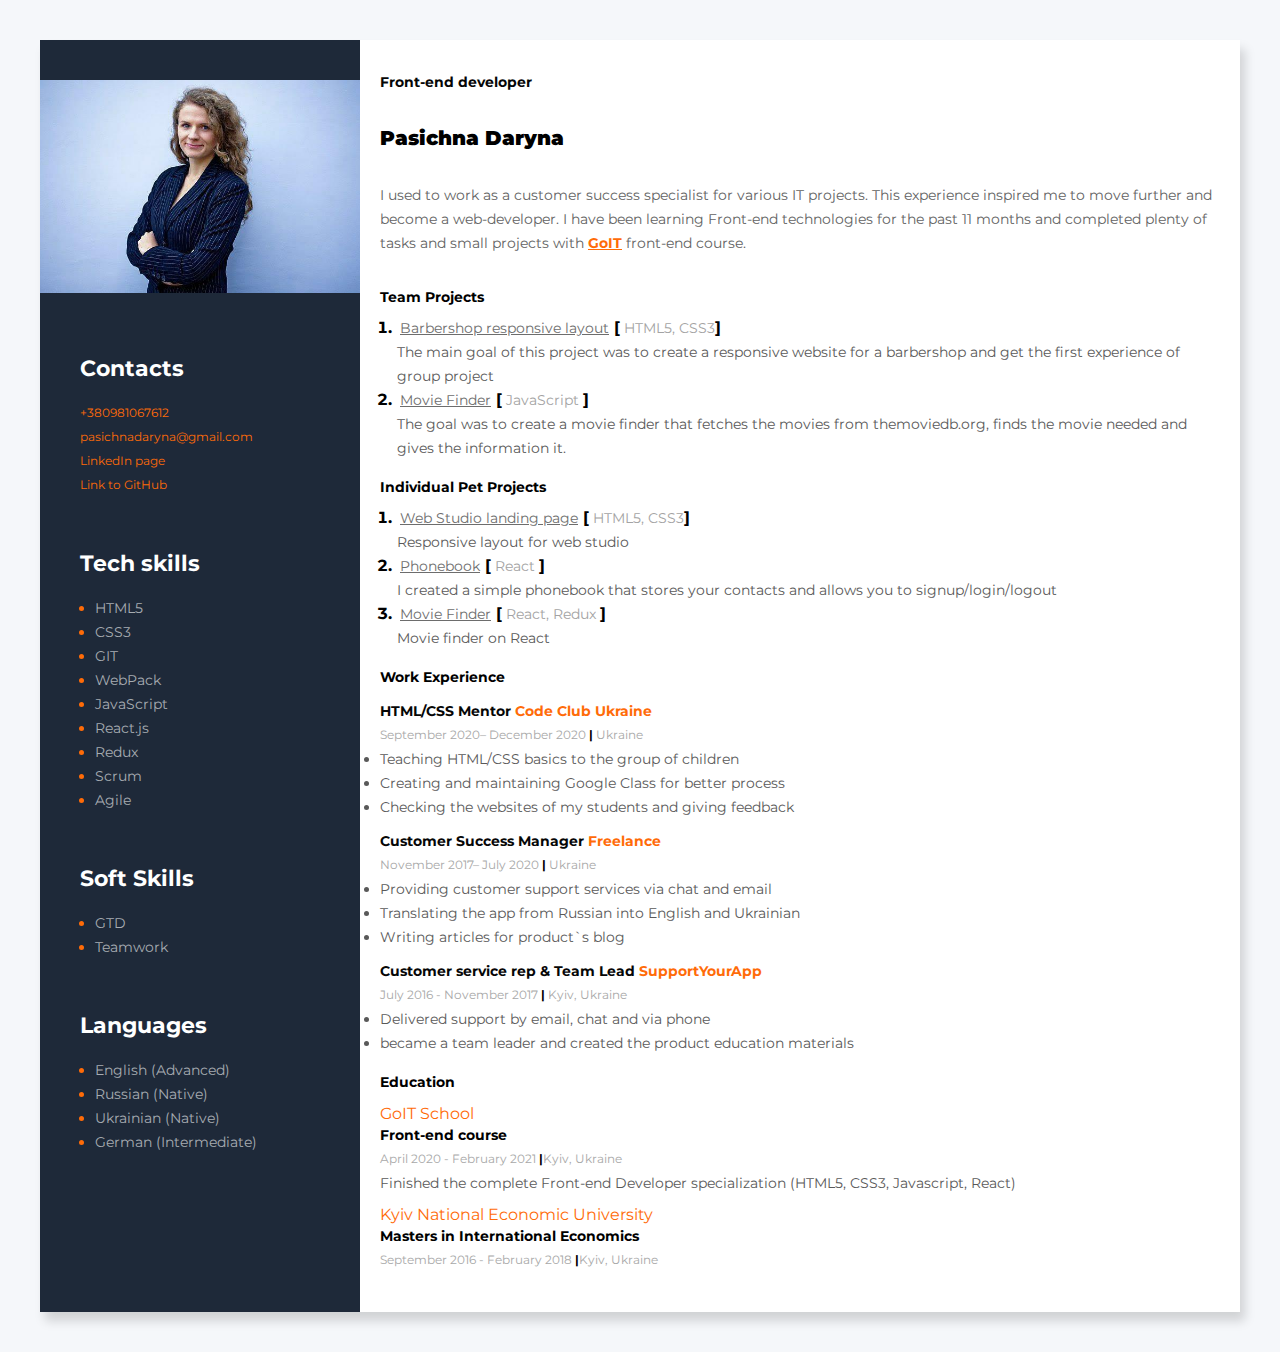
<file: index.html>
<!DOCTYPE html>
<html lang="en">

<head>
    <meta charset="UTF-8">
    <meta name="viewport" content="width=device-width, initial-scale=1.0">
    <title>Daryna Pasichna CV</title>
    <link rel="stylesheet" href="./css/style.css">
    <link rel="stylesheet" href="https://fonts.googleapis.com/css?family=Montserrat&display=swap" rel="stylesheet">
</head>


<body>
    <div class="wrapper">


        <aside class="sidebar">
            <img class="my-photo" src="./img/photo.jpg" alt="My photo">
            <div class="contacts-container">

                <h3 class="contacts-title">Contacts</h3>

                <div>

                    <a class="contacts-link" href="tel:+3809810676s">+380981067612</a>
                </div>

                <div>

                    <a class="contacts-link" href="mailto:pasichnadaryna@gmail.com">pasichnadaryna@gmail.com</a>
                </div>
                <div>

                    <a class="contacts-link" href="https://www.linkedin.com/in/daryna-pasichna/
">LinkedIn page</a>
                </div>

                <div>

                    <a class="contacts-link" href="https://github.com/PasichnaDaryna">Link to GitHub</a>
                </div>

            </div>

            <!--Tech-skills container-->
            <div class="Tech-skills-container">

                <h3 class="tech-skills-title">Tech skills</h3>
                <ul>
                    <li class="tech-skills-item">
                        <span class="tech-skills-text">HTML5</span>
                    </li>
                    <li class="tech-skills-item">
                        <span class="tech-skills-text">CSS3</span>
                    </li>
                    <li class="tech-skills-item">
                        <span class="tech-skills-text">GIT</span>
                    </li>
                    <li class="tech-skills-item">
                        <span class="tech-skills-text">WebPack</span>
                    </li>
                    <li class="tech-skills-item">
                        <span class="tech-skills-text">JavaScript</span>
                    </li>
                    <li class="tech-skills-item">
                        <span class="tech-skills-text">React.js</span>
                    </li>
                    <li class="tech-skills-item">
                        <span class="tech-skills-text">Redux</span>

                    </li>
                    <li class="soft-skills-item">
                        <span class="soft-skills-text">Scrum</span>
                    </li>
                    <li class="soft-skills-item">
                        <span class="soft-skills-text">Agile</span>
                    </li>

                </ul>
            </div>


            <!--Soft skills container-->
            <div class="Soft-skills-container">
                <h3 class="soft-skills-title">Soft Skills</h3>
                <ul>
                    <li class="soft-skills-item">
                        <span class="soft-skills-text">GTD</span>
                    </li>
                    <li class="soft-skills-item">
                        <span class="soft-skills-text">Teamwork</span>
                    </li>
                </ul>
            </div>
            <div class="Soft-skills-container">
                <h3 class="soft-skills-title">Languages</h3>

                <ul>

                    <li class="soft-skills-item">
                        <span class="soft-skills-text">English (Advanced)
                        </span>
                    </li>
                    <li class="soft-skills-item">
                        <span class="soft-skills-text">Russian (Native)
                        </span>
                    </li>
                    <li class="soft-skills-item">
                        <span class="soft-skills-text">Ukrainian (Native)
                        </span>
                    </li>
                    <li class="soft-skills-item">
                        <span class="soft-skills-text">German (Intermediate)
                        </span>
                    </li>
                </ul>
            </div>
        </aside>



        <div class="about-me-container">

            <!--about me main info-->
            <div class="info-container">
                <h3 class="position">Front-end developer</h3>
                <h1 class="name">Pasichna Daryna</h1>
                <p class="about-me-text"> I used to work as a customer success specialist for various
                    IT projects. This experience inspired me to move further and become a web-developer.
                    I have been learning Front-end technologies for the past 11 months and
                    completed plenty of tasks and small projects with <a class="go-it-link"
                        href="https://goit.ua/">GoIT</a> front-end
                    course.
                </p>
            </div>
            <!--about me projects -->
            <div class="projects-container">
                <h3 class="projects-title">Team Projects</h3>
                <ol class="project-list">
                    <li class="project-item">
                        <a class="project-link" href="https://vertraut.github.io/parcel-project-template/">Barbershop
                            responsive layout</a>

                        <span><b>[</b><span class="tech-name"> HTML5, CSS3</span><b>]</b></span>
                        <p class="experience-text">The main goal of this project was to create a responsive website for
                            a barbershop and get the first experience of group project</p>
                    </li>
                    <li class="project-item">
                        <a class="project-link"
                            href="https://svi-kos.github.io/final-project-group12-movie-finder/">Movie Finder</a>

                        <span><b>[</b><span class="tech-name"> JavaScript </span><b>]</b></span>
                        <p class="experience-text">The goal was to create a movie finder that fetches the movies from
                            themoviedb.org, finds the movie needed and gives the information it.
                        </p>
                    </li>

                </ol>

                <h3 class="projects-title">Individual Pet Projects</h3>
                <ol class="project-list">
                    <li class="project-item">
                        <a class="project-link" href="https://pasichnadaryna.github.io/goit-markup-hw-08/">Web Studio
                            landing page</a>

                        <span><b>[</b><span class="tech-name"> HTML5, CSS3</span><b>]</b></span>
                        <p class="experience-text">Responsive layout for web studio</p>
                    </li>
                    <li class="project-item">
                        <a class="project-link"
                            href="https://pasichnadaryna.github.io/goit-react-hw-08-phonebook/">Phonebook</a>

                        <span><b>[</b><span class="tech-name"> React </span><b>]</b></span>
                        <p class="experience-text">I created a simple phonebook that stores your contacts and allows you
                            to
                            signup/login/logout</p>
                    </li>
                    <li class="project-item">
                        <a class="project-link" href="https://compassionate-benz-c38ba5.netlify.app/">Movie Finder</a>

                        <span><b>[</b><span class="tech-name"> React, Redux </span><b>]</b></span>
                        <p class="experience-text">Movie finder on React</p>
                    </li>
                </ol>
            </div>
            <div class="work-container">
                <div>
                    <h3 class="about-me-title">Work Experience</h3>

                    <h4 class="position">HTML/CSS Mentor<span class="postion-title-comment"> Code Club Ukraine</span>
                    </h4>
                    <span class="experience-date">September 2020– December 2020
                        <span class="profession-divider">|</span> Ukraine</span>
                    <ul class="profession-duties">
                        <li class="experience-text">Teaching HTML/CSS basics to the group of children</li>
                        <li class="experience-text">Creating and maintaining Google Class for better process</li>
                        <li class="experience-text">Checking the websites of my students and giving feedback </li>

                    </ul>
                    <h4 class="position">Customer Success Manager <span class="postion-title-comment"> Freelance
                        </span></h4>
                    <span class="experience-date">November 2017– July 2020
                        <span class="profession-divider">|</span> Ukraine</span>
                    <ul class="profession-duties">
                        <li class="experience-text">Providing customer support services via chat and email</li>
                        <li class="experience-text">Translating the app from Russian into English and Ukrainian</li>

                        <li class="experience-text">Writing articles for product`s blog</li>

                    </ul>
                </div>

                <div>
                    <h4 class="position">Customer service rep & Team Lead

                        <span class="postion-title-comment"> SupportYourApp</span>
                    </h4>
                    <span class="experience-date">July 2016 - November 2017 <span class="profession-divider">|</span>
                        Kyiv, Ukraine</span>
                    <ul class="profession-duties">
                        <li class="experience-text">Delivered support by email, chat and via phone</li>
                        <li class="experience-text">became a team leader and created the product education materials
                        </li>


                    </ul>
                </div>
            </div>



            <div>

                <h3 class="about-me-title">Education</h3>
                <div class="education-block">
                    <h4 class="postion-title-comment">GoIT School
                    </h4>
                    <h5 class="specialization">Front-end course</h5>
                    <span class="experience-date">April 2020 - February 2021
                        <span class="profession-divider">|</span>Kyiv, Ukraine</span>
                    <p class="experience-text">Finished the complete Front-end Developer specialization (HTML5, CSS3,
                        Javascript, React)
                    </p>
                </div>

                <div class="education-block">
                    <h4 class="postion-title-comment">Kyiv National Economic University
                    </h4>
                    <h5 class="specialization">Masters in International Economics</h5>
                    <span class="experience-date">September 2016 - February 2018
                        <span class="profession-divider">|</span>Kyiv, Ukraine</span>
                </div>
            </div>
        </div>


    </div>

</body>
</file>
<file: css/style.css>
* {
    padding: 0;
    margin: 0;
    box-sizing: border-box;
}

html, body, div, span, applet, object, iframe,
h1, h2, h3, h4, h5, h6, p, blockquote, pre,
a, abbr, acronym, address, big, cite, code,
del, dfn, em, img, ins, kbd, q, s, samp,
small, strike, strong, sub, sup, tt, var,
b, u, i, center,
dl, dt, dd, ol, ul, li,
fieldset, form, label, legend,
table, caption, tbody, tfoot, thead, tr, th, td,
article, aside, canvas, details, embed, 
figure, figcaption, footer, header, hgroup, 
menu, nav, output, ruby, section, summary,
time, mark, audio, video {
	margin: 0;
	padding: 0;
	border: 0;
	font-size: 100%;
	font: inherit;
	vertical-align: baseline;
}
body{
    background-color: #f5f7fa;
    font-family: Montserrat;
    padding-left: 20px;
    padding-right: 20px;
    padding-bottom: 40px;
    padding-top: 40px;

}
.wrapper {
    background-color: #ffffff ;
    display: flex;
    max-width: 1200px;
    margin: 0 auto;
    box-shadow: 5px 9px 10px rgba(0, 0, 0, 0.15);
    
}
.sidebar {
    background-color:#1e2939 ;
    width: 320px;
    padding-top: 40px;
    padding-bottom: 40px;
    

    
}
.my-photo {
    width: 320px;
}
.about-me-container {
    max-width: 100%;
    padding-left: 20px;
    padding-right: 20px;
    padding-top: 30px;
    padding-bottom: 30px;
    }
.contacts-container {
    margin-top: 60px;
    margin-left: 40px;
    margin-right: 40px;}
    
.contacts-title {
    color: #ffffff;
    font-size: 22px;
    font-weight: 700;
    line-height: 24px;
    margin-bottom: 20px;
    }
.contacts-link {
    font-size: 12px;
    font-weight: 400;
    line-height: 24px;
    color: #ff6b08;
    text-decoration: none;
} 
.contacts-link-type {   
    font-size: 12px;
    font-weight: 700;
    line-height: 24px;
    color: #ffffff;
    margin-right: 10px;}

.tech-skills-title {
    font-size: 22px;
    font-weight: 700;
    line-height: 24px;
    margin-bottom: 20px;
    color: #ffffff;}    

.Tech-skills-container {
    margin-right: 40px;
    margin-left: 40px;
    margin-top: 55px;
}    
.tech-skills-item {
    font-size: 14px;
    font-weight: 400;
    line-height: 24px;
    color: #ff6b08;
    margin-left: 15px;

}
.tech-skills-text {
    color:#a7acb2 ;
}
.Soft-skills-container {
    margin-right: 40px;
    margin-left: 40px;
    margin-top: 55px;
}

.soft-skills-title {
    font-size: 22px;
    font-weight: 700;
    line-height: 24px;
    margin-bottom: 20px;
    color: #ffffff;
}    
   
.soft-skills-item {
    font-size: 14px;
    font-weight: 400;
    line-height: 24px;
    color: #ff6b08;
    margin-left: 15px;
}
.soft-skills-text {
        color:#a7acb2 ;
}    
.position {
    color: #060606;
    font-size: 14px;
    font-weight: 700;
    line-height: 24px;
    /* margin-bottom: 10px; */
   
}

.position-title {
    margin: 0;
}

.name {
    
    font-size: 20px;
    font-weight: 900;
    line-height: 89px;

    }
 
.about-me-text {
    color: #626262;
    font-size: 14px;
    font-weight: 400;
    line-height: 24px;
    /* width: 413px; */
}
.about-me-title {
    font-size: 14px;
    font-weight: 700;
    line-height: 24px;
    margin-bottom: 10px;
}
.project-item {
    
    font-weight: 700;
    margin-left: 17px;
    
    }
.tech-name {
font-size: 14px;
font-weight: 400;
line-height: 24px;
color: #a3a3a3;
}
.dots {
    color: #d3d3d3;  
}

.project-link {
    font-size: 14px;
    font-weight: 400;
    line-height: 24px;
    color: #6d6d6d;
    margin-left: 3px;
    margin-bottom: 55px;
}
.project-list {
    margin-bottom: 15px;
}
.projects-container {
    margin-bottom: 15px;
    
}
.projects-title {
    /* width: 93px; */
height: 21px;
color: #000000;
font-family: Montserrat;
font-size: 14px;
font-weight: 700;
line-height: 24px;
margin-bottom: 10px;
}
.experience-title {
    -size: 22px;
    font-weight: 700;
    line-height: 24px;    
    font-size: 14px;
    margin-bottom: 10px;
    margin-left: 1px;
    margin-right: 77px;
    margin-top: 55px;
}
.postion-title {
    font-size: 14px;
    font-weight: 700;
    height: 24px;
    margin-top: 10px;
    margin-bottom: 15px;
}

.postion-title-comment {
    color: #ff6b08;
}
.experience-date {
    color: #a8a8a8;
    font-size: 12px;
    font-weight: 400;
    line-height: 24px;
    margin-bottom: 14px;  
}
.profession-divider{
    width: 1px;
    height: 14px;
    color: #000000;
    font-weight: 700
}
.profession-duties  {
    /* margin-top: 14px; */
    margin-bottom: 10px;
}
.specialization {
    font-size: 14px;
    font-weight: 700;
    line-height: 24px;
}
.experience-text {
    font-size: 14px;
    font-weight: 400;
    line-height: 24px;
    color: #595959;
}
.info-container {
    margin-bottom: 30px;
}



.go-it-link {
    color: #ff6b08;
    font-weight: 700;

}



.work-container {
    margin-bottom: 15px;
}


.education-block {
    margin-bottom: 10px;
}
</file>
